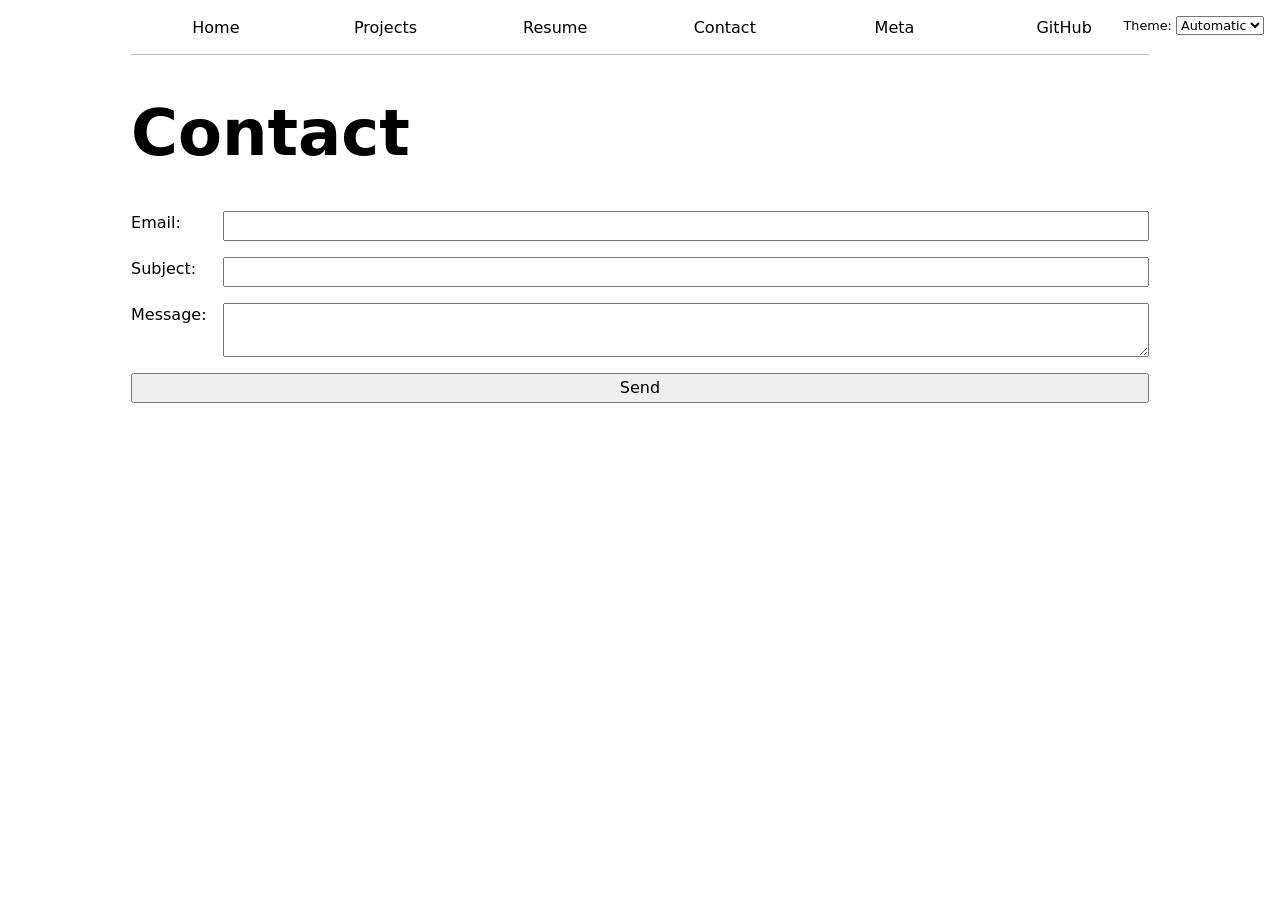
<file: contact/index.html>
<!DOCTYPE html>
<html lang="en">
<head>
	<meta charset="UTF-8">
	<meta name="viewport" content="width=device-width, initial-scale=1.0">
	<title>Contact</title>
	<link rel="stylesheet" href="../style.css">
	<script type="module" src="../global.js"></script>
</head>
<body>
	<h1>Contact</h1>
	<form action="mailto:jeffrey.kang03@gmail.com" method="POST" enctype="text/plain">
		<label>Email: <input type="email" name="email"></label>
		<label>Subject: <input name="subject"></label>
		<label>Message: <textarea name="body"></textarea></label>
		<button>Send</button>
	</form>
</body>
</html>
</file>
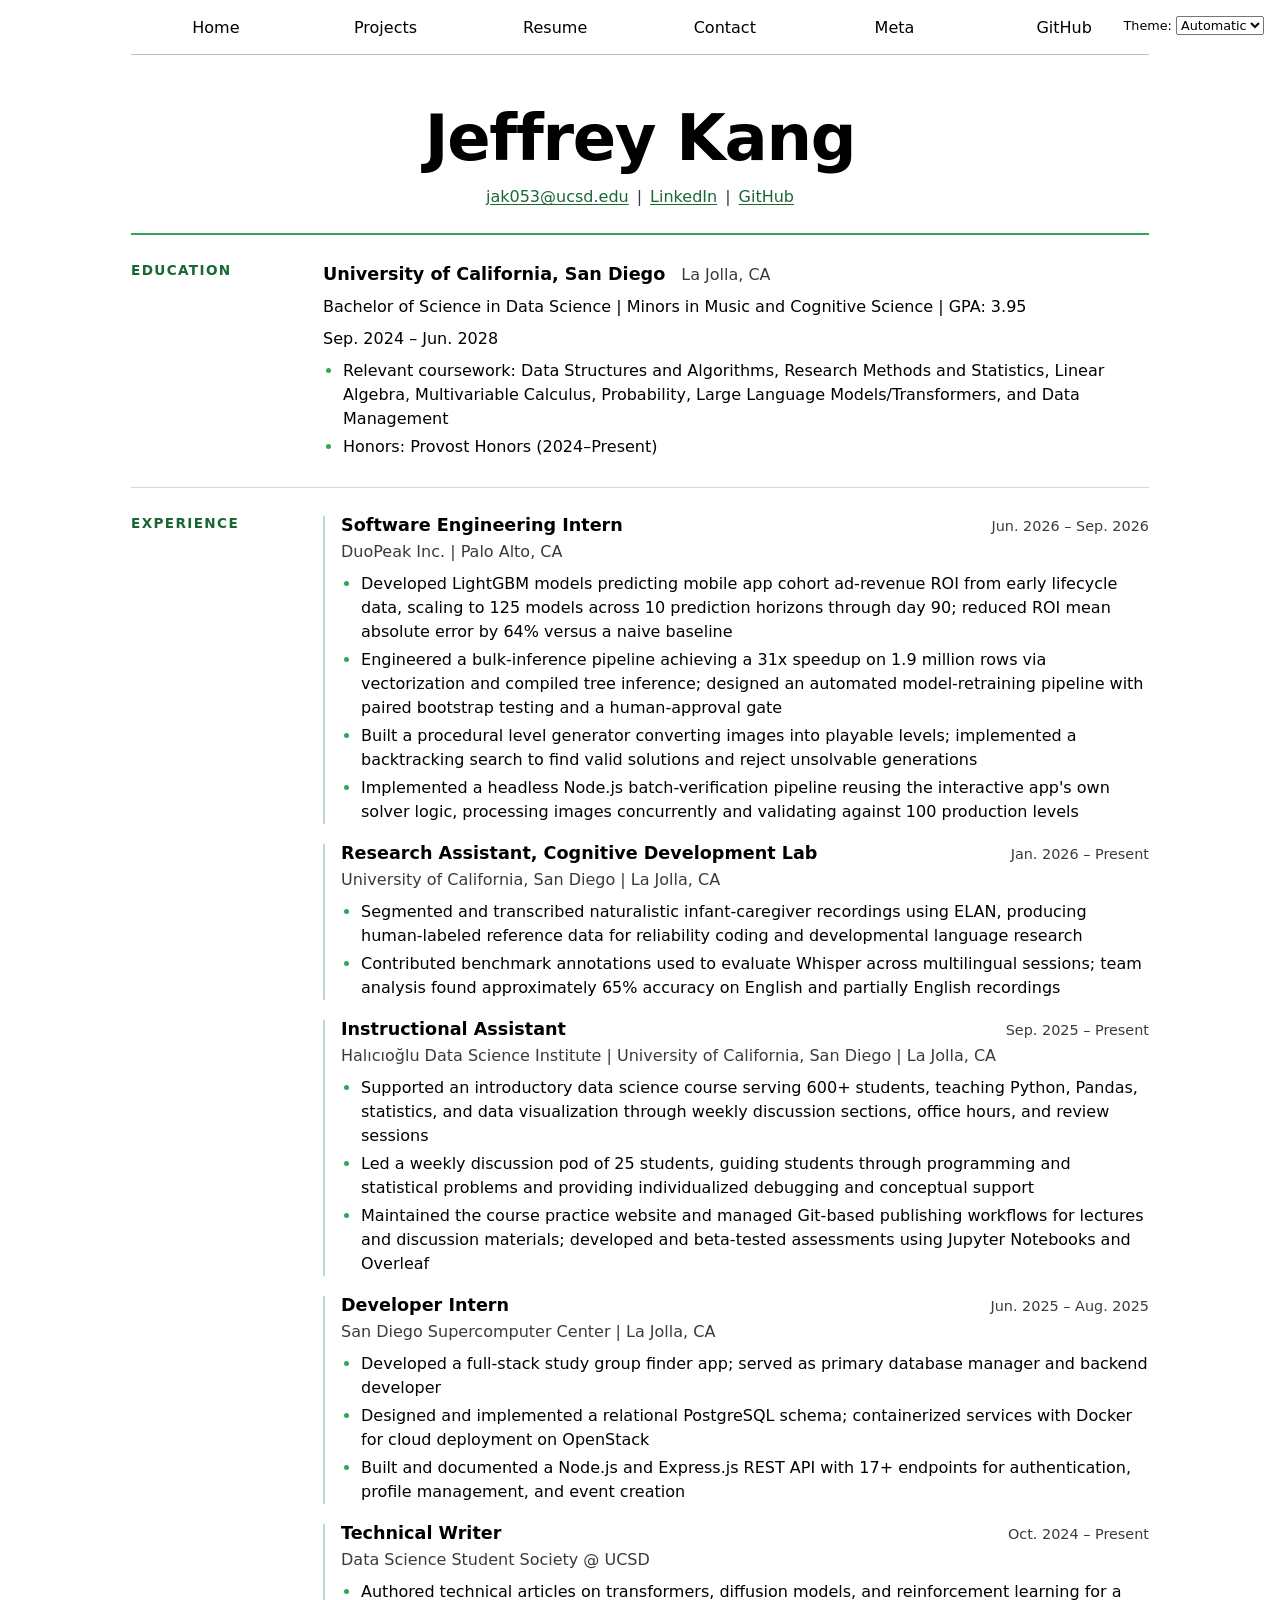
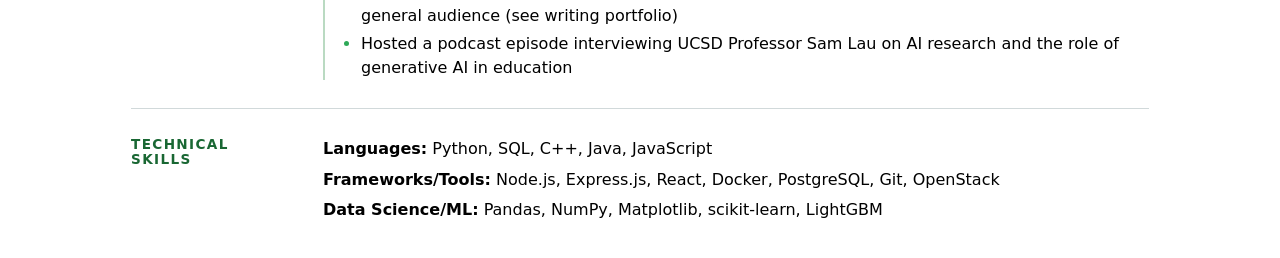
<file: resume/index.html>
<!DOCTYPE html>
<html lang="en">
<head>
    <meta charset="UTF-8">
    <meta name="viewport" content="width=device-width, initial-scale=1.0">
    <title>Resume | Jeffrey Kang</title>
    <link rel="stylesheet" href="../style.css">
    <script type="module" src="../global.js"></script>
</head>
<body class="resume-page">

    <header>
        <h1>Jeffrey Kang</h1>
        <p class="resume-contact">
            <a href="mailto:jak053@ucsd.edu">jak053@ucsd.edu</a>
            <span aria-hidden="true">|</span>
            <a href="https://www.linkedin.com/in/jeffrey-kang-a95717264" target="_blank" rel="noopener noreferrer">LinkedIn</a>
            <span aria-hidden="true">|</span>
            <a href="https://github.com/jeffreykang03" target="_blank" rel="noopener noreferrer">GitHub</a>
        </p>
    </header>

    <main>
        <section aria-labelledby="education-heading">
            <h2 id="education-heading">Education</h2>
            <article>
                <header>
                    <h3>University of California, San Diego</h3>
                    <p>La Jolla, CA</p>
                </header>
                <p>Bachelor of Science in Data Science | Minors in Music and Cognitive Science | GPA: 3.95</p>
                <p><time datetime="2024-09">Sep. 2024</time> &ndash; <time datetime="2028-06">Jun. 2028</time></p>
                <ul>
                    <li>Relevant coursework: Data Structures and Algorithms, Research Methods and Statistics, Linear Algebra, Multivariable Calculus, Probability, Large Language Models/Transformers, and Data Management</li>
                    <li>Honors: Provost Honors (2024&ndash;Present)</li>
                </ul>
            </article>
        </section>

        <section aria-labelledby="experience-heading">
            <h2 id="experience-heading">Experience</h2>
            <article>
                <header class="resume-entry-heading">
                    <h3>Software Engineering Intern</h3>
                    <p class="resume-date"><time datetime="2026-06">Jun. 2026</time> &ndash; <time datetime="2026-09">Sep. 2026</time></p>
                    <p class="resume-affiliation">DuoPeak Inc. | Palo Alto, CA</p>
                </header>
                <ul>
                    <li>Developed LightGBM models predicting mobile app cohort ad-revenue ROI from early lifecycle data, scaling to 125 models across 10 prediction horizons through day 90; reduced ROI mean absolute error by 64% versus a naive baseline</li>
                    <li>Engineered a bulk-inference pipeline achieving a 31x speedup on 1.9 million rows via vectorization and compiled tree inference; designed an automated model-retraining pipeline with paired bootstrap testing and a human-approval gate</li>
                    <li>Built a procedural level generator converting images into playable levels; implemented a backtracking search to find valid solutions and reject unsolvable generations</li>
                    <li>Implemented a headless Node.js batch-verification pipeline reusing the interactive app's own solver logic, processing images concurrently and validating against 100 production levels</li>
                </ul>
            </article>

            <article>
                <header class="resume-entry-heading">
                    <h3>Research Assistant, Cognitive Development Lab</h3>
                    <p class="resume-date"><time datetime="2026-01">Jan. 2026</time> &ndash; Present</p>
                    <p class="resume-affiliation">University of California, San Diego | La Jolla, CA</p>
                </header>
                <ul>
                    <li>Segmented and transcribed naturalistic infant-caregiver recordings using ELAN, producing human-labeled reference data for reliability coding and developmental language research</li>
                    <li>Contributed benchmark annotations used to evaluate Whisper across multilingual sessions; team analysis found approximately 65% accuracy on English and partially English recordings</li>
                </ul>
            </article>

            <article>
                <header class="resume-entry-heading">
                    <h3>Instructional Assistant</h3>
                    <p class="resume-date"><time datetime="2025-09">Sep. 2025</time> &ndash; Present</p>
                    <p class="resume-affiliation">Halıcıoğlu Data Science Institute | University of California, San Diego | La Jolla, CA</p>
                </header>
                <ul>
                    <li>Supported an introductory data science course serving 600+ students, teaching Python, Pandas, statistics, and data visualization through weekly discussion sections, office hours, and review sessions</li>
                    <li>Led a weekly discussion pod of 25 students, guiding students through programming and statistical problems and providing individualized debugging and conceptual support</li>
                    <li>Maintained the course practice website and managed Git-based publishing workflows for lectures and discussion materials; developed and beta-tested assessments using Jupyter Notebooks and Overleaf</li>
                </ul>
            </article>

            <article>
                <header class="resume-entry-heading">
                    <h3>Developer Intern</h3>
                    <p class="resume-date"><time datetime="2025-06">Jun. 2025</time> &ndash; <time datetime="2025-08">Aug. 2025</time></p>
                    <p class="resume-affiliation">San Diego Supercomputer Center | La Jolla, CA</p>
                </header>
                <ul>
                    <li>Developed a full-stack study group finder app; served as primary database manager and backend developer</li>
                    <li>Designed and implemented a relational PostgreSQL schema; containerized services with Docker for cloud deployment on OpenStack</li>
                    <li>Built and documented a Node.js and Express.js REST API with 17+ endpoints for authentication, profile management, and event creation</li>
                </ul>
            </article>

            <article>
                <header class="resume-entry-heading">
                    <h3>Technical Writer</h3>
                    <p class="resume-date"><time datetime="2024-10">Oct. 2024</time> &ndash; Present</p>
                    <p class="resume-affiliation">Data Science Student Society @ UCSD</p>
                </header>
                <ul>
                    <li>Authored technical articles on transformers, diffusion models, and reinforcement learning for a general audience (see writing portfolio)</li>
                    <li>Hosted a podcast episode interviewing UCSD Professor Sam Lau on AI research and the role of generative AI in education</li>
                </ul>
            </article>

        </section>

        <section aria-labelledby="skills-heading">
            <h2 id="skills-heading">Technical Skills</h2>
            <ul>
                <li><strong>Languages:</strong> Python, SQL, C++, Java, JavaScript</li>
                <li><strong>Frameworks/Tools:</strong> Node.js, Express.js, React, Docker, PostgreSQL, Git, OpenStack</li>
                <li><strong>Data Science/ML:</strong> Pandas, NumPy, Matplotlib, scikit-learn, LightGBM</li>
            </ul>
        </section>
    </main>
</body>
</html>
</file>
<file: style.css>
:root {
	--color-accent: oklch(65% 0.16 150);
	accent-color: var(--color-accent);
	color-scheme: light dark;
}

body {
  /* Set line height to 1.5 times the font size
	   and use the OS’s UI font as the website font
	 */
  font: 100%/1.5 system-ui;
	max-width: 100ch;
	margin-inline: auto;
	padding-inline: 1em;
}

h1,
h2,
h3,
h4,
h5,
h6 {
	line-height: 1.1;
	text-wrap: balance;
}

h1 {
	font-size: 400%;
}

nav {
	--border-color: oklch(50% 10% 200 / 40%);
	display: flex;
	flex-wrap: wrap;
	margin-bottom: 1em;
	border-bottom: 1px solid var(--border-color);
}

nav a {
	flex: 1;
	padding: 0.5em;
	border-bottom: 0.4em solid transparent;
	color: inherit;
	text-align: center;
	text-decoration: none;
}

nav a.current {
	border-bottom-color: var(--border-color);
}

nav a:hover {
	border-bottom-color: var(--color-accent);
	background-color: color-mix(in oklch, var(--color-accent), canvas 85%);
}

.profile-photo {
	width: 20rem;
	max-width: 100%;
	height: auto;
}

form {
	display: grid;
	grid-template-columns: auto 1fr;
	gap: 1em;
}

form label {
	display: grid;
	grid-template-columns: subgrid;
	grid-column: 1 / -1;
}

form input,
form textarea,
form button,
select {
	font: inherit;
}

.color-scheme {
	position: absolute;
	top: 1rem;
	right: 1rem;
	font-size: 80%;
}

form button {
	grid-column: 1 / -1;
}

.projects {
	display: grid;
	grid-template-columns: repeat(auto-fill, minmax(15em, 1fr));
	gap: 1em;
}

.projects article {
	display: grid;
	grid-template-rows: subgrid;
	grid-row: span 3;
}

.projects :is(h2, h3) {
	margin: 0;
}

.projects img {
	width: 100%;
	height: auto;
}

.projects article p {
	margin-block: 0.5em;
}

.project-year {
	color: color-mix(in oklch, canvastext 60%, canvas);
	font-family: Baskerville, serif;
	font-variant-numeric: oldstyle-nums;
}

/* Lab 5: pie chart, legend, search */
.container {
	display: flex;
	align-items: center;
	gap: 2em;
}

#projects-pie-plot {
	flex: none;
	max-width: 20em;
	margin-block: 2em;
	overflow: visible;

	&:has(path:hover) {
		path:not(:hover) {
			opacity: 0.5;
		}
	}

	path {
		transition: 300ms;
		cursor: pointer;
	}
}

.legend {
	flex: 1;
	display: grid;
	grid-template-columns: repeat(auto-fill, minmax(9em, 1fr));
	gap: 1em;
	margin: 0;
	padding: 1em;
	border: 1px solid oklch(50% 10% 200 / 40%);
	border-radius: 0.5em;
	list-style: none;
}

.legend-item {
	display: flex;
	align-items: center;
	gap: 0.5em;
	cursor: pointer;
}

.swatch {
	display: inline-block;
	width: 1em;
	aspect-ratio: 1 / 1;
	border-radius: 50%;
	background-color: var(--color);
}

.selected {
	--color: oklch(50% 0.22 300) !important;

	&:is(path) {
		fill: var(--color);
	}
}

.searchBar {
	box-sizing: border-box;
	width: 100%;
	margin-bottom: 2em;
	padding: 0.5em;
	font: inherit;
}

@media (max-width: 40rem) {
	.container {
		flex-direction: column;
		align-items: stretch;
	}

	#projects-pie-plot {
		align-self: center;
		width: 100%;
	}
}

#profile-stats dl {
	display: grid;
	grid-template-columns: repeat(4, 1fr);
	gap: 0.25em 1em;
	margin: 0;
}

#profile-stats dt {
	grid-row: 1;
	color: color-mix(in oklch, canvastext 65%, canvas);
	font-size: 80%;
	text-transform: uppercase;
}

#profile-stats dd {
	grid-row: 2;
	margin: 0;
	font-size: 150%;
	font-weight: bold;
}

.resume-page > header {
	padding-block: 2rem 1.5rem;
	text-align: center;
	border-bottom: 2px solid var(--color-accent);
}

.resume-page {
	--resume-accent-text: color-mix(in oklch, var(--color-accent), canvastext 30%);
	--resume-muted: color-mix(in oklch, canvastext 65%, canvas);
	--resume-border: oklch(50% 10% 200 / 25%);
}

.resume-page > header h1 {
	margin: 0;
	letter-spacing: -0.02em;
}

.resume-page .resume-contact {
	display: flex;
	flex-wrap: wrap;
	justify-content: center;
	gap: 0.5rem;
	margin: 0.75rem 0 0;
	color: var(--resume-muted);
}

.resume-page a {
	color: var(--resume-accent-text);
	text-underline-offset: 0.15em;
}

.resume-page nav a {
	color: inherit;
}

.resume-page section {
	display: grid;
	grid-template-columns: 10rem minmax(0, 1fr);
	column-gap: 2rem;
	row-gap: 1.25rem;
	padding-block: 1.75rem;
	border-bottom: 1px solid var(--resume-border);
}

.resume-page section:last-child {
	border-bottom: none;
}

.resume-page section > h2 {
	grid-column: 1;
	margin: 0;
	color: var(--resume-accent-text);
	font-size: 0.85rem;
	letter-spacing: 0.1em;
	text-transform: uppercase;
}

.resume-page section > :not(h2) {
	grid-column: 2;
	margin-block: 0;
}

.resume-page article > header {
	display: flex;
	flex-wrap: wrap;
	align-items: baseline;
	gap: 0 1rem;
}

.resume-page article > header h3 {
	margin: 0;
	font-size: 1.1rem;
}

.resume-page article > header p {
	margin: 0;
	color: var(--resume-muted);
}

.resume-page .resume-entry-heading {
	display: grid;
	grid-template-columns: minmax(0, 1fr) auto;
	align-items: baseline;
	gap: 0.15rem 1rem;
}

.resume-page .resume-entry-heading h3 {
	grid-column: 1;
	grid-row: 1;
}

.resume-page .resume-entry-heading .resume-date {
	grid-column: 2;
	grid-row: 1;
	font-size: 0.9rem;
	font-variant-numeric: tabular-nums;
}

.resume-page .resume-entry-heading .resume-affiliation {
	grid-column: 1 / -1;
	grid-row: 2;
}

.resume-page article > p {
	margin-block: 0.5rem 0;
}

.resume-page article ul {
	margin-block: 0.5rem 0;
	padding-left: 1.25rem;
}

.resume-page article li::marker {
	color: var(--color-accent);
}

.resume-page article li + li {
	margin-top: 0.25rem;
}

.resume-page section[aria-labelledby="experience-heading"] article {
	border-left: 2px solid oklch(65% 0.12 150 / 40%);
	padding-left: 1rem;
}

.resume-page section[aria-labelledby="skills-heading"] ul {
	padding: 0;
	list-style: none;
}

.resume-page section[aria-labelledby="skills-heading"] li + li {
	margin-top: 0.4rem;
}

@media (max-width: 40rem) {
	.resume-page section {
		grid-template-columns: minmax(0, 1fr);
		row-gap: 0.75rem;
	}

	.resume-page section > :not(h2) {
		grid-column: 1;
	}

	.resume-page .resume-entry-heading {
		grid-template-columns: minmax(0, 1fr);
	}

	.resume-page .resume-entry-heading .resume-date {
		grid-column: 1;
		grid-row: 2;
	}

	.resume-page .resume-entry-heading .resume-affiliation {
		grid-row: 3;
	}
}

/* Lab 6: meta page */
dl.stats {
	display: grid;
	grid-auto-flow: column;
	grid-template-rows: auto auto;
	gap: 0.25em 1em;
	margin: 0;
}

dl.stats dt {
	color: color-mix(in oklch, canvastext 65%, canvas);
	font-size: 80%;
	text-transform: uppercase;
}

dl.stats dd {
	margin: 0;
	font-size: 150%;
	font-weight: bold;
}

#chart svg {
	width: 100%;
	height: auto;
}

.gridlines {
	.domain {
		display: none;
	}

	line {
		stroke-opacity: 0.3;
	}
}

dl.info {
	display: grid;
	grid-template-columns: auto 1fr;
	gap: 0.25em 1em;
	margin: 0;
	transition-duration: 500ms;
	transition-property: opacity, visibility;

	dt {
		color: color-mix(in oklch, canvastext 60%, canvas);
		font-size: 85%;
	}

	dd {
		margin: 0;
		font-weight: 500;
	}
}

dl.info[hidden]:not(:hover, :focus-within) {
	opacity: 0;
	visibility: hidden;
}

.tooltip {
	position: fixed;
	top: 1em;
	left: 1em;
	padding: 0.75em 1em;
	border-radius: 0.5em;
	background-color: color-mix(in oklch, canvas 85%, transparent);
	backdrop-filter: blur(6px);
	box-shadow: 0 2px 10px oklch(0% 0 0 / 20%);
}

circle {
	transition: 200ms;
	transform-origin: center;
	transform-box: fill-box;

	@starting-style {
		r: 0;
	}
}

circle:hover {
	transform: scale(1.5);
}

circle.selected {
	fill: #ff6b6b;
}

@keyframes marching-ants {
	to {
		stroke-dashoffset: -8; /* 5 + 3 */
	}
}

.selection {
	fill-opacity: 0.1;
	stroke: currentColor;
	stroke-opacity: 0.7;
	stroke-dasharray: 5 3;
	animation: marching-ants 2s linear infinite;
}

/* Lab 8: animation and scrollytelling */
#time-filter label {
	display: flex;
	align-items: baseline;
	gap: 1em;

	input {
		flex: 1;
	}

	time {
		margin-left: auto;
		font-variant-numeric: tabular-nums;
	}
}

#scrolly-1 {
	position: relative;
	display: flex;
	gap: 1rem;

	> * {
		flex: 1;
	}
}

#scatter-story {
	position: relative;
}

#scatter-story .step {
	padding-block: 1em 15vh;
}

#chart :is(.x-axis, .y-axis) {
	font-size: 20px;
}

#scatter-plot {
	position: sticky;
	top: 0;
	left: 0;
	bottom: auto;
	align-self: start;
}

#files {
	display: grid;
	grid-template-columns: 1fr 4fr;

	> div {
		grid-column: 1 / -1;
		display: grid;
		grid-template-columns: subgrid;
	}

	dt {
		grid-column: 1;

		small {
			display: block;
			font-size: 75%;
			opacity: 0.6;
		}
	}

	dd {
		grid-column: 2;
		display: flex;
		flex-wrap: wrap;
		align-items: start;
		align-content: start;
		gap: 0.15em;
		padding-top: 0.6em;
		margin-left: 0;
	}
}

.loc {
	display: flex;
	width: 0.5em;
	aspect-ratio: 1;
	background: var(--color);
	border-radius: 50%;
	transition: scale 300ms;

	@starting-style {
		scale: 0;
	}
}
</file>
